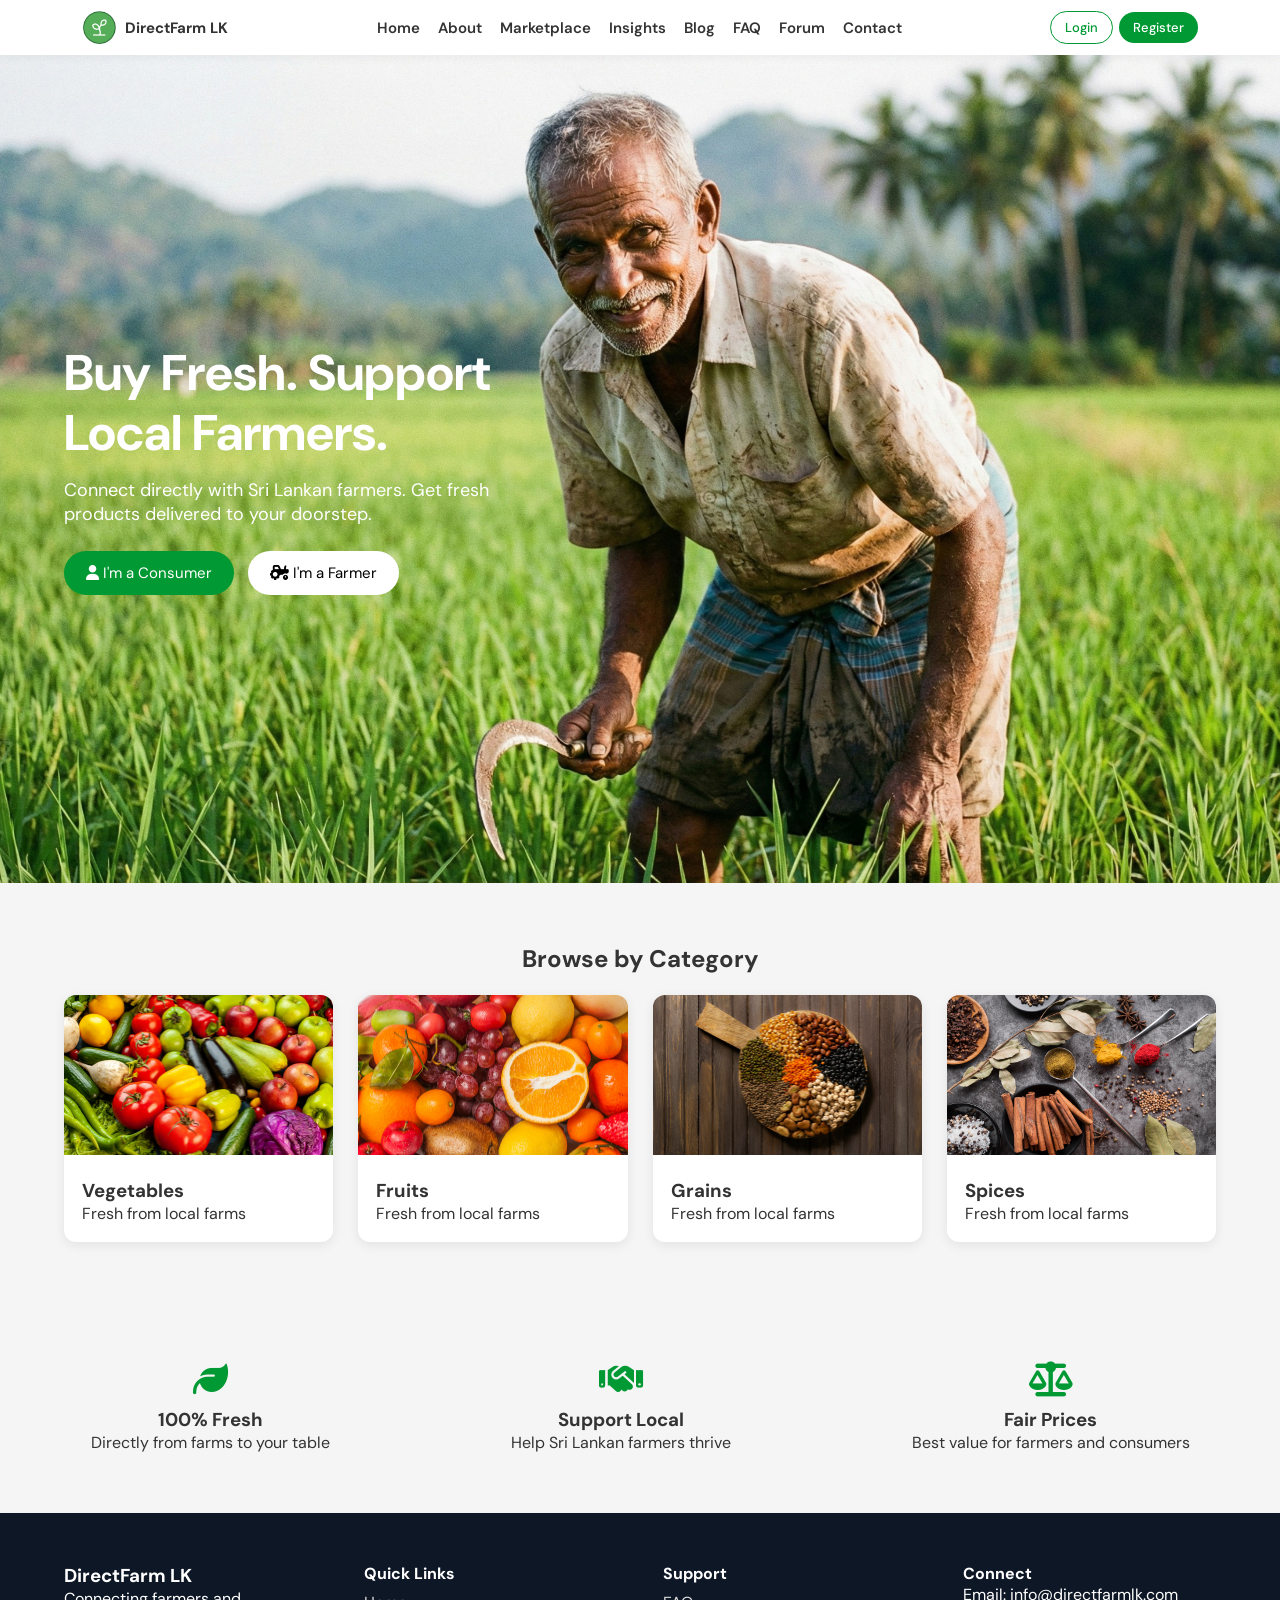
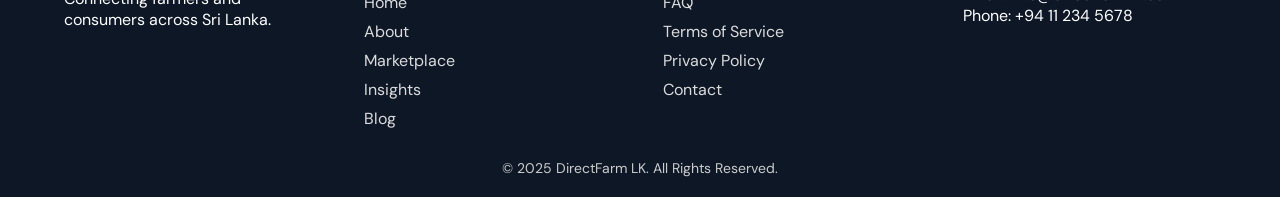
<file: home.html>
<!DOCTYPE html>
<html lang="en">
<head>
    <meta charset="UTF-8" />
    <meta name="viewport" content="width=device-width, initial-scale=1.0" />
    <title>DirectFarm LK</title>
    <link rel="stylesheet" href="style.css" />
    <link rel="stylesheet" href="https://cdnjs.cloudflare.com/ajax/libs/font-awesome/6.5.0/css/all.min.css">
</head>
<body>

<!-- NAVBAR -->
<header class="navbar">
    <div class="container nav-content">
        <div class="logo">
            <img src="DirectFarm logo.png" alt="logo">
            <h2>DirectFarm LK</h2>
        </div>

        <nav>
            <a href="home.html">Home</a>
            <a href="about.html">About</a>
            <a href="marketplace.html">Marketplace</a>
            <a href="#">Insights</a>
            <a href="#">Blog</a>
            <a href="#">FAQ</a>
            <a href="#">Forum</a>
            <a href="#">Contact</a>
        </nav>

        <div class="nav-buttons">
            <button class="login-btn">Login</button>
            <button class="register-btn">Register</button>
        </div>
    </div>
</header>

<!-- HERO SECTION -->
<section class="hero">
    <div class="hero-content">
       
        <h1>Buy Fresh. Support Local Farmers.</h1>
        <p>Connect directly with Sri Lankan farmers. Get fresh products delivered to your doorstep.</p>

        <div class="hero-buttons">
            <button class="consumer-btn"><i class="fa-solid fa-user"></i> I'm a Consumer</button>
            <button class="farmer-btn"><i class="fa-solid fa-tractor"></i> I'm a Farmer</button>
        </div>
    </div>
</section>

<!-- CATEGORY SECTION -->
<section class="categories">
    <h2>Browse by Category</h2>
<br>
    <div class="category-grid">

        <div class="category-card">
          
          <a href="marketplace.html"> <img src="front-view-vegetable.jpg" alt="Vegetables"></a> 
            <div class="card-content">
                <h3>Vegetables</h3>
                <p>Fresh from local farms</p>
            </div>
        </div>

        <div class="category-card">

        
           <a href="marketplace.html"> <img src="colorful-fruit.jpg" alt="Fruits"></a>
            <div class="card-content">
                <h3>Fruits</h3>
                <p>Fresh from local farms</p>
            </div>
        </div>

        <div class="category-card">
            <a href="marketplace.html"><img src="grains.jpg" alt="Grains"></a>
            <div class="card-content">
                <h3>Grains</h3>
                <p>Fresh from local farms</p>
            </div>
        </div>

        <div class="category-card">
            <a href="marketplace.html"><img src="various-spices-stucco-background.jpg" alt="Spices"></a>
            <div class="card-content">
                <h3>Spices</h3>
                <p>Fresh from local farms</p>
            </div>
        </div>

    </div>
</section>

<!-- ICON FEATURES -->
<section class="features">
    <div class="feature">
        <i class="fa-solid fa-leaf"></i>
        <h3>100% Fresh</h3>
        <p>Directly from farms to your table</p>
    </div>

    <div class="feature">
        <i class="fa-solid fa-handshake"></i>
        <h3>Support Local</h3>
        <p>Help Sri Lankan farmers thrive</p>
    </div>

    <div class="feature">
        <i class="fa-solid fa-scale-balanced"></i>
        <h3>Fair Prices</h3>
        <p>Best value for farmers and consumers</p>
    </div>
</section>

<!-- FOOTER -->
<footer class="footer">
    <div class="footer-container">

        <div class="footer-section">
            <h3>DirectFarm LK</h3>
            <p>Connecting farmers and consumers across Sri Lanka.</p>
        </div>

        <div class="footer-section">
            <h4>Quick Links</h4>
            <a href="home.html">Home</a>
            <a href="about.html">About</a>
            <a href="marketplace.html">Marketplace</a>
            <a href="#">Insights</a>
            <a href="#">Blog</a>
        </div>

        <div class="footer-section">
            <h4>Support</h4>
            <a href="#">FAQ</a>
            <a href="#">Terms of Service</a>
            <a href="#">Privacy Policy</a>
            <a href="#">Contact</a>
        </div>

        <div class="footer-section">
            <h4>Connect</h4>
            <p>Email: info@directfarmlk.com</p>
            <p>Phone: +94 11 234 5678</p>
        </div>

    </div>

    <p class="footer-bottom">© 2025 DirectFarm LK. All Rights Reserved.</p>
</footer>

</body>
</html>
</file>
<file: style.css>
/* ============================================================
   DirectFarm LK - Master Stylesheet v5
   ============================================================ */

@import url('https://fonts.googleapis.com/css2?family=DM+Sans:wght@400;500;600;700;800&family=Poppins:wght@400;500;600;700;800&display=swap');

/* ── RESET ── */
* { margin:0; padding:0; box-sizing:border-box; font-family:"DM Sans","Poppins",sans-serif; }
body { background:#f5f5f5; color:#333; }
.container { width:90%; margin:auto; }

/* ============================================================
   NAVBAR
   ============================================================ */
.navbar { background:#fff; padding:10px 20px; box-shadow:0 2px 10px rgba(0,0,0,0.05); position:sticky; top:0; z-index:1000; }
.nav-content { display:flex; justify-content:space-between; align-items:center; flex-wrap:nowrap; gap:10px; }
.logo { display:flex; align-items:center; gap:8px; flex-shrink:0; }
.logo h2 { font-size:15px; white-space:nowrap; }
.logo img { width:35px; }
nav > a { margin:0 7px; text-decoration:none; color:#333; font-weight:600; font-size:15px; white-space:nowrap; }
nav > a:hover { color:#009933; }
.nav-buttons { display:flex; align-items:center; gap:6px; flex-shrink:0; flex-wrap:nowrap; white-space:nowrap; }
.nav-buttons button { padding:7px 14px; border-radius:20px; cursor:pointer; border:none; font-weight:500; font-size:13px; white-space:nowrap; }
.nav-buttons a { text-decoration:none !important; margin:0 !important; }
.nav-username { font-size:13px; font-weight:600; color:#333; white-space:nowrap; }
.login-btn { background:transparent; border:1px solid #009933 !important; color:#009933; }
.register-btn { background:#009933; color:white; }
.nav-dashboard-btn { font-size:13px !important; font-weight:600 !important; padding:7px 18px !important; border-radius:20px !important; border:2px solid #009933 !important; color:#009933 !important; background:white !important; white-space:nowrap !important; display:inline-block !important; }
.nav-dashboard-btn:hover { background:#009933 !important; color:white !important; }
.nav-cart-btn { text-decoration:none; font-size:13px; font-weight:600; padding:7px 16px; border-radius:20px; background:#009933; color:white; white-space:nowrap; }
.nav-cart-btn:hover { background:#007a29; }
.nav-logout-btn { font-size:13px; font-weight:500; cursor:pointer; padding:7px 14px; border-radius:20px; background:#e74c3c !important; color:white !important; border:1px solid #e74c3c !important; white-space:nowrap; }
.nav-logout-btn:hover { background:#c0392b !important; border-color:#c0392b !important; }

/* ============================================================
   AUTH MODAL
   ============================================================ */
.modal-overlay { position:fixed; top:0; left:0; width:100%; height:100%; background:rgba(0,0,0,0.8); display:none; justify-content:center; align-items:center; z-index:2000; backdrop-filter:blur(4px); }
.modal-box { background:#fff; padding:45px; border-radius:20px; width:450px; position:relative; animation:modalSlide 0.4s ease-out; }
@keyframes modalSlide { from{opacity:0;transform:scale(0.9)} to{opacity:1;transform:scale(1)} }
.close-modal { position:absolute; top:25px; right:30px; font-size:32px; cursor:pointer; color:#ccc; transition:0.2s; }
.close-modal:hover { color:#ff4d4d; }
.modal-box h2 { font-size:1.7rem; margin-bottom:8px; }
.modal-subtitle { color:#777; font-size:0.95rem; margin-bottom:30px; }
.auth-toggle { display:flex; background:#f4f4f4; border-radius:35px; margin-bottom:30px; padding:6px; }
.auth-toggle button { flex:1; border:none; padding:14px; border-radius:30px; cursor:pointer; background:transparent; font-weight:600; color:#777; transition:0.3s; }
.auth-toggle button.active { background:#fff; color:#222; box-shadow:0 4px 12px rgba(0,0,0,0.08); }
.input-group { margin-bottom:22px; }
.input-group label { display:block; font-weight:600; font-size:0.9rem; margin-bottom:10px; color:#444; }
.input-group input { width:100%; padding:14px 18px; border:1.5px solid #eee; border-radius:12px; background:#fafafa; font-size:1rem; transition:0.3s; }
.input-group input:focus { outline:none; border-color:#009933; background:#fff; }
.role-selection { margin-bottom:30px; padding:20px; background:#f8faf8; border-radius:12px; border:1px solid #eef2ee; }
.role-selection p { font-weight:600; font-size:0.9rem; margin-bottom:15px; color:#444; }
.role-selection label { margin-right:25px; cursor:pointer; font-size:1rem; display:inline-flex; align-items:center; gap:8px; }
.role-selection input[type="radio"] { accent-color:#009933; width:18px; height:18px; }
.submit-btn { width:100%; padding:16px; background:#009933; color:white; border:none; border-radius:12px; font-weight:700; cursor:pointer; font-size:1.1rem; transition:0.3s; }
.submit-btn:hover { background:#00a846; transform:translateY(-2px); box-shadow:0 6px 20px rgba(0,200,83,0.3); }

/* ============================================================
   HERO
   ============================================================ */
.hero { min-height:92vh; background:url('farmer.jpeg') no-repeat center/cover; display:flex; align-items:center; padding-left:5%; position:relative; overflow:hidden; }
.hero-content { max-width:500px; color:white; position:relative; z-index:3; }
.hero h1 { font-size:50px; font-weight:700; line-height:1.2; }
.hero p { font-size:18px; margin-top:15px; margin-bottom:25px; }
.hero-buttons button { padding:12px 22px; border-radius:25px; border:none; cursor:pointer; font-size:15px; margin-right:10px; }
.consumer-btn { background:#009933; color:white; }
.farmer-btn { background:#fff; }

/* ============================================================
   SHARED BUTTONS
   ============================================================ */
.btn-primary { background:#009933; color:white; padding:15px 32px; border-radius:50px; border:none; font-size:15px; font-weight:600; cursor:pointer; display:inline-flex; align-items:center; gap:9px; text-decoration:none; transition:0.2s; }
.btn-primary:hover { background:#00b33c; transform:translateY(-2px); }
.btn-secondary { background:rgba(255,255,255,0.1); color:white; padding:15px 32px; border-radius:50px; border:1.5px solid rgba(255,255,255,0.3); font-size:15px; font-weight:600; cursor:pointer; display:inline-flex; align-items:center; gap:9px; text-decoration:none; transition:0.2s; }
.btn-secondary:hover { background:rgba(255,255,255,0.18); }
.btn-outline { display:inline-block; border:2px solid #009933; color:#009933; padding:12px 30px; border-radius:30px; text-decoration:none; font-weight:700; font-size:15px; transition:.2s; }
.btn-outline:hover { background:#009933; color:white; }
.btn-email { background:#56ad58; color:white; padding:10px 25px; border-radius:25px; text-decoration:none; }
.btn-call { border:1px solid #56ad58; color:#56ad58; padding:10px 25px; border-radius:25px; text-decoration:none; }

/* ============================================================
   FOOTER
   ============================================================ */
.footer { background:#0e1726; color:white; padding:50px 0 20px; }
.footer-container { width:90%; margin:auto; display:flex; justify-content:space-between; }
.footer-section { width:22%; }
.footer-section a { display:block; color:#dcdcdc; text-decoration:none; margin-top:8px; }
.footer-section a:hover { color:#009933; }
.footer-bottom { text-align:center; margin-top:30px; color:#ccc; font-size:14px; }

/* ============================================================
   CATEGORY SECTION
   ============================================================ */
.categories { padding:60px 0; text-align:center; }
.category-grid { display:grid; grid-template-columns:repeat(4,1fr); gap:25px; width:90%; margin:auto; }
.category-card { background:white; border-radius:12px; overflow:hidden; box-shadow:0 3px 12px rgba(0,0,0,0.08); position:relative; }
.category-card img { width:100%; height:160px; object-fit:cover; }
.card-content { padding:18px; text-align:left; }

/* ============================================================
   FEATURES
   ============================================================ */
.features { display:flex; justify-content:space-around; padding:60px 0; }
.feature { text-align:center; }
.feature i { font-size:35px; color:#009933; margin-bottom:10px; }

/* ============================================================
   MARKETPLACE
   ============================================================ */
.marketplace-header { background:linear-gradient(135deg,#0e1726 0%,#1a3a2a 60%,#009933 100%); color:white; padding:40px 80px; text-align:center; }
.marketplace-header h2 { font-size:32px; font-weight:800; margin-bottom:8px; }
.marketplace-header p { font-size:15px; color:#cce8cc; }
.filter-container { margin:-28px 80px 30px; position:relative; z-index:10; }
.product-filter { background:white; border-radius:16px; box-shadow:0 8px 30px rgba(0,0,0,0.12); overflow:hidden; display:flex !important; align-items:center !important; flex-wrap:nowrap !important; }
.search-box { position:relative; flex:1; }
.search-box input { width:100%; padding:16px 18px 16px 44px; border:none; border-radius:16px 0 0 16px; outline:none; font-size:15px; background:white; color:#333; border-right:1px solid #eee; }
.search-icon { position:absolute; top:50%; left:16px; transform:translateY(-50%); font-size:16px; color:#009933; }
.filter-divider { width:1px; height:30px; background:#e0e0e0; flex-shrink:0; }
.filter-group { display:flex; align-items:center; background:white; padding:0 6px 0 14px; border-right:1px solid #eee; gap:6px; }
.filter-icon { color:#009933; font-size:14px; }
.filter-dropdown { padding:16px 10px; border:none; outline:none; font-size:14px; background:white; cursor:pointer; color:#444; min-width:140px; }
.filter-search-btn { padding:16px 28px; background:#009933; color:white; border:none; border-radius:0 16px 16px 0; font-size:15px; font-weight:700; cursor:pointer; white-space:nowrap; transition:.2s; display:flex; align-items:center; gap:8px; }
.filter-search-btn:hover { background:#007a29; }
.filter-clear-btn { margin-left:14px; color:#e74c3c; font-size:13px; font-weight:600; text-decoration:none; white-space:nowrap; }
.product-grid { display:grid; grid-template-columns:repeat(3,1fr); gap:25px; width:90%; margin:auto; }
.product-card { background:white; border-radius:12px; overflow:hidden; box-shadow:0 4px 15px rgba(0,0,0,0.1); transition:0.2s; }
.product-card:hover { transform:translateY(-5px); }
.prod-img { width:100%; height:170px; object-fit:cover; }
.prod-info { padding:15px; }
.prod-info h3 { font-size:18px; margin-bottom:6px; color:#333; }
.farmer, .location { font-size:14px; color:#666; margin-bottom:3px; }
.price-tag { background:#f9a814; padding:6px 12px; border-radius:40px; display:inline-block; margin-top:5px; font-weight:bold; color:white; }
.details-btn { display:block; text-align:center; background:#009933; color:white; margin-top:15px; padding:10px 0; border-radius:40px; text-decoration:none; font-size:15px; transition:0.2s; }
.details-btn:hover { background:#007a29; }

/* ============================================================
   PRODUCT DETAILS
   ============================================================ */
.back-link { display:inline-block; margin:20px 40px; font-size:16px; text-decoration:none; color:#333; font-weight:bold; }
.product-details-container { display:flex; width:85%; margin:40px auto; background:white; border-radius:12px; padding:30px; gap:40px; box-shadow:0 4px 12px rgba(0,0,0,0.1); }
.product-image img { width:380px; height:300px; border-radius:12px; }
.product-info { flex:1; }
.product-title { margin:0; font-size:32px; color:#333; }
.product-description { color:#555; line-height:1.6; }
.highlight { color:green; font-weight:bold; margin:6px 0; }
.quantity-box { display:flex; align-items:center; margin:15px 0; }
.qty-btn { width:35px; height:35px; border:none; background:#ddd; cursor:pointer; font-size:20px; border-radius:50%; }
#qty { width:50px; text-align:center; font-size:18px; margin:0 10px; }
.total { font-size:18px; margin-top:10px; color:#333; }
.add-cart-btn { background:#009933; color:white; padding:12px 20px; border-radius:10px; border:none; cursor:pointer; font-size:16px; margin-right:10px; }
.contact-btn { background:#3498db; color:white; padding:12px 20px; border-radius:8px; border:none; cursor:pointer; font-size:16px; }
.farmer-section { width:85%; margin:30px auto; }
.farmer-box { background:white; padding:20px; border-radius:12px; box-shadow:0 4px 12px rgba(0,0,0,0.1); }
.reviews-section { width:85%; margin:30px auto; }
.review-card { background:white; padding:15px; border-radius:10px; margin:10px 0; box-shadow:0 4px 10px rgba(0,0,0,0.08); }
.fa-star { color:gold; }
.review-section { width:80%; margin:40px auto; background:white; padding:25px; border-radius:12px; box-shadow:0 4px 12px rgba(0,0,0,0.1); }
.review-section h2 { margin-bottom:15px; color:#444; }
.star-rating { display:flex; font-size:26px; cursor:pointer; gap:5px; margin-bottom:10px; }
.star { color:#ddd; }
.star.selected { color:gold; }
.review-input { width:100%; height:100px; padding:10px; font-size:15px; border:1px solid #ccc; border-radius:6px; resize:vertical; }
.submit-review-btn { margin-top:10px; background:#27ae60; color:white; padding:10px 18px; border-radius:6px; border:none; cursor:pointer; font-size:15px; }
.popup { position:fixed; top:0; left:0; width:100%; height:100%; background:rgba(0,0,0,0.55); display:none; align-items:center; justify-content:center; }
.popup-box { background:white; padding:20px 25px; border-radius:12px; text-align:center; width:270px; }
.popup-btn { margin-top:10px; background:#2ecc71; color:white; border:none; padding:10px 18px; border-radius:8px; cursor:pointer; }

/* ============================================================
   ABOUT PAGE
   ============================================================ */
.about-hero { background:linear-gradient(135deg,#0e1726 0%,#1a3a2a 60%,#009933 100%); color:white; padding:70px 5%; text-align:center; }
.about-hero h1 { font-size:38px; font-weight:800; margin-bottom:14px; }
.about-hero p { color:#cce8cc; font-size:16px; max-width:600px; margin:0 auto; line-height:1.7; }
.stats-bar { background:#009933; display:flex; justify-content:space-around; flex-wrap:wrap; padding:28px 5%; gap:20px; }
.stat-item { text-align:center; color:white; }
.stat-num { font-size:36px; font-weight:800; }
.stat-lbl { font-size:13px; opacity:.85; margin-top:4px; }
.about-body { max-width:1100px; margin:0 auto; padding:60px 20px; }
.about-mission { display:grid; grid-template-columns:1fr 1fr; gap:50px; align-items:center; margin-bottom:70px; }
.about-mission h2 { font-size:28px; font-weight:800; color:#1a2e1a; margin-bottom:16px; }
.about-mission p { font-size:15px; color:#555; line-height:1.8; margin-bottom:14px; }
.values-section { margin-bottom:70px; }
.values-section h2 { font-size:26px; font-weight:800; color:#1a2e1a; text-align:center; margin-bottom:8px; }
.values-section .sub { text-align:center; color:#888; margin-bottom:36px; font-size:15px; }
.values-grid { display:grid; grid-template-columns:repeat(auto-fill,minmax(240px,1fr)); gap:22px; }
.value-card { background:white; border-radius:16px; padding:28px 24px; box-shadow:0 4px 16px rgba(0,0,0,.07); text-align:center; transition:.25s; border-top:4px solid #009933; }
.value-card:hover { transform:translateY(-6px); box-shadow:0 12px 28px rgba(0,0,0,.12); }
.value-card .icon { font-size:40px; margin-bottom:14px; }
.value-card h3 { font-size:16px; font-weight:700; color:#1a2e1a; margin-bottom:10px; }
.value-card p { font-size:13px; color:#666; line-height:1.6; }
.team-section { margin-bottom:70px; }
.team-section h2 { font-size:26px; font-weight:800; color:#1a2e1a; text-align:center; margin-bottom:8px; }
.team-section .sub { text-align:center; color:#888; margin-bottom:36px; font-size:15px; }
.roles-grid { display:grid; grid-template-columns:1fr 1fr; gap:22px; }
.role-card { border-radius:16px; padding:30px 28px; display:flex; gap:20px; align-items:flex-start; }
.role-card.farmer { background:linear-gradient(135deg,#e8f5e9,#f0faf0); border:2px solid #009933; }
.role-card.consumer { background:linear-gradient(135deg,#e3f2fd,#f0f7ff); border:2px solid #1565c0; }
.role-card .role-icon { font-size:48px; flex-shrink:0; }
.role-card h3 { font-size:18px; font-weight:700; color:#1a2e1a; margin-bottom:10px; }
.role-card ul { list-style:none; padding:0; margin:0; }
.role-card ul li { font-size:13px; color:#555; padding:5px 0; border-bottom:1px solid rgba(0,0,0,.06); }
.role-card ul li:last-child { border:none; }
.role-card ul li::before { content:'✓ '; color:#009933; font-weight:700; }
.cta-box { background:linear-gradient(135deg,#0e1726,#1a3a2a,#009933); border-radius:20px; padding:50px; text-align:center; color:white; }
.cta-box h2 { font-size:28px; font-weight:800; margin-bottom:12px; }
.cta-box p { color:#cce8cc; margin-bottom:28px; font-size:15px; }
.cta-btns { display:flex; gap:16px; justify-content:center; flex-wrap:wrap; }
.cta-btn-primary { background:white; color:#009933; padding:14px 32px; border-radius:30px; font-weight:700; text-decoration:none; font-size:15px; }
.cta-btn-secondary { border:2px solid white; color:white; padding:14px 32px; border-radius:30px; font-weight:700; text-decoration:none; font-size:15px; }

/* ============================================================
   CONTACT PAGE
   ============================================================ */
.contact-hero { background:linear-gradient(135deg,#0e1726 0%,#1a3a2a 60%,#009933 100%); color:white; padding:70px 5%; text-align:center; }
.contact-hero h1 { font-size:38px; font-weight:800; margin-bottom:14px; }
.contact-hero p { color:#cce8cc; font-size:16px; max-width:540px; margin:0 auto; }
.contact-body { max-width:1100px; margin:0 auto; padding:60px 20px; display:grid; grid-template-columns:1fr 1.4fr; gap:40px; align-items:start; }
.contact-info h2 { font-size:22px; font-weight:800; color:#1a2e1a; margin-bottom:8px; }
.contact-info p { font-size:14px; color:#666; line-height:1.7; margin-bottom:28px; }
.info-card { background:white; border-radius:14px; padding:22px; box-shadow:0 4px 16px rgba(0,0,0,.07); margin-bottom:16px; display:flex; gap:18px; align-items:center; }
.info-icon { width:48px; height:48px; border-radius:12px; background:linear-gradient(135deg,#1a3a2a,#009933); display:flex; align-items:center; justify-content:center; color:white; font-size:18px; flex-shrink:0; }
.info-card h4 { font-size:14px; font-weight:700; color:#222; margin-bottom:4px; }
.info-card p { font-size:13px; color:#888; margin:0; }
.contact-form-box { background:white; border-radius:20px; padding:36px; box-shadow:0 6px 24px rgba(0,0,0,.09); }
.contact-form-box h2 { font-size:20px; font-weight:800; color:#1a2e1a; margin-bottom:6px; }
.contact-form-box .sub { font-size:14px; color:#888; margin-bottom:24px; }
.cf-row { display:grid; grid-template-columns:1fr 1fr; gap:16px; }
.cf-group { margin-bottom:18px; }
.cf-group label { display:block; font-size:13px; font-weight:600; color:#555; margin-bottom:7px; }
.cf-group input, .cf-group textarea, .cf-group select { width:100%; padding:13px 16px; border:1.5px solid #eee; border-radius:12px; font-size:14px; background:#fafafa; font-family:inherit; box-sizing:border-box; transition:.2s; }
.cf-group input:focus, .cf-group textarea:focus { outline:none; border-color:#009933; background:white; }
.cf-group textarea { min-height:130px; resize:vertical; }
.cf-submit { width:100%; padding:15px; background:linear-gradient(135deg,#1a3a2a,#009933); color:white; border:none; border-radius:12px; font-size:16px; font-weight:700; cursor:pointer; transition:.2s; }
.cf-submit:hover { opacity:.9; transform:translateY(-1px); }
.success-msg { background:#e8f5e9; color:#2e7d32; padding:14px 18px; border-radius:12px; margin-bottom:20px; font-weight:600; font-size:14px; border-left:4px solid #009933; }

/* ============================================================
   FAQ PAGE
   ============================================================ */
.faq-hero-banner { background:linear-gradient(135deg,#0e1726 0%,#1a3a2a 60%,#009933 100%); color:white; text-align:center; padding:60px 20px; }
.faq-hero-banner h1 { font-size:32px; margin-bottom:10px; font-weight:700; }
.faq-container { max-width:800px; margin:-40px auto 40px; background:white; padding:30px; border-radius:12px; box-shadow:0 10px 30px rgba(0,0,0,0.08); }
.faq-item { border-bottom:1px solid #E5E7EB; }
.faq-item:last-child { border-bottom:none; }
summary { display:flex; justify-content:space-between; align-items:center; padding:18px 0; cursor:pointer; font-weight:600; font-size:14px; list-style:none; }
summary::after { content:'⌄'; font-size:20px; color:#666; }
details[open] summary::after { content:'⌃'; }
.faq-answer { padding-bottom:15px; color:#666; font-size:14px; }
.support-cta { background:#F1F8F1; max-width:800px; margin:0 auto 60px; padding:30px; text-align:center; border-radius:12px; }
.support-cta h3 { margin-bottom:10px; font-size:18px; }
.support-cta p { color:#666; font-size:14px; margin-bottom:20px; }

/* ============================================================
   FARMER REGISTER PAGE
   ============================================================ */
.reg-page { background:#f0f7f0; min-height:100vh; padding:50px 20px; }
.reg-wrap { max-width:780px; margin:auto; }
.reg-hero { text-align:center; margin-bottom:35px; }
.reg-hero h1 { font-size:30px; color:#1a5c2a; margin-bottom:8px; }
.reg-hero p { color:#666; font-size:15px; }
.reg-card { background:white; border-radius:18px; padding:40px; box-shadow:0 6px 24px rgba(0,0,0,0.09); }
.section-label { font-size:12px; font-weight:700; color:#56ad58; text-transform:uppercase; letter-spacing:1px; margin:28px 0 16px; border-left:4px solid #56ad58; padding-left:10px; }
.form-grid { display:grid; grid-template-columns:1fr 1fr; gap:18px; }
.fg { display:flex; flex-direction:column; gap:6px; margin-bottom:0; }
.fg.full { grid-column:1/-1; }
.fg label { font-size:13px; font-weight:600; color:#444; }
.fg label span { color:#e74c3c; }
.fg input, .fg select, .fg textarea { padding:12px 14px; border:1.5px solid #e8e8e8; border-radius:10px; font-size:14px; background:#fafafa; transition:.2s; font-family:inherit; }
.fg input:focus, .fg select:focus, .fg textarea:focus { outline:none; border-color:#56ad58; background:#fff; }
.pw-wrap { position:relative; }
.pw-wrap input { width:100%; padding-right:42px; }
.pw-eye { position:absolute; right:13px; top:50%; transform:translateY(-50%); cursor:pointer; color:#aaa; }
.pw-eye:hover { color:#56ad58; }
.submit-reg { width:100%; background:#56ad58; color:white; padding:15px; border:none; border-radius:12px; font-size:17px; font-weight:700; cursor:pointer; margin-top:28px; transition:.2s; }
.submit-reg:hover { background:#3f8e44; transform:translateY(-2px); }
.badge-info { background:#e8f5e9; color:#2e7d32; padding:12px 16px; border-radius:10px; font-size:13px; margin-bottom:20px; }
.login-link { text-align:center; margin-top:22px; font-size:14px; color:#666; }
.login-link a { color:#56ad58; font-weight:600; text-decoration:none; }

/* ============================================================
   CHANGE PASSWORD PAGE
   ============================================================ */
.pw-wrap-page { max-width:480px; margin:60px auto; padding:0 20px; }
.pw-card { background:white; border-radius:16px; padding:38px; box-shadow:0 4px 20px rgba(0,0,0,0.09); }
.pw-card h2 { font-size:22px; margin-bottom:6px; color:#222; }
.pw-card p.sub { color:#888; font-size:14px; margin-bottom:28px; }
.pw-input-wrap { position:relative; }
.pw-input-wrap input { width:100%; padding:12px 42px 12px 14px; border:1.5px solid #eee; border-radius:10px; font-size:15px; background:#fafafa; transition:.2s; }
.pw-input-wrap input:focus { outline:none; border-color:#56ad58; background:#fff; }
.pw-toggle { position:absolute; right:13px; top:50%; transform:translateY(-50%); cursor:pointer; color:#aaa; font-size:15px; }
.pw-toggle:hover { color:#56ad58; }
.strength-bar { height:5px; border-radius:3px; margin-top:8px; background:#eee; overflow:hidden; }
.strength-fill { height:100%; border-radius:3px; transition:.4s; width:0; }
.strength-label { font-size:12px; margin-top:4px; font-weight:600; }
.requirements { background:#f8f9fa; border-radius:10px; padding:14px 16px; margin-bottom:22px; }
.requirements p { font-size:13px; color:#666; margin-bottom:6px; font-weight:600; }
.req { font-size:13px; color:#aaa; margin:4px 0; display:flex; align-items:center; gap:7px; }
.req.met { color:#27ae60; }
.req i { width:14px; }
.submit-pw { width:100%; background:#56ad58; color:white; padding:14px; border:none; border-radius:12px; font-size:16px; font-weight:700; cursor:pointer; transition:.2s; }
.submit-pw:hover { background:#3f8e44; }

/* ============================================================
   CHECKOUT PAGE
   ============================================================ */
.page-title { margin:30px 60px; font-size:20px; font-weight:600; }
.checkout-container { max-width:1200px; margin:0 auto 50px; display:flex; gap:30px; }
.checkout-left { flex:2; }
.checkout-right { flex:1; }
.card { background:#fff; padding:25px; border-radius:14px; margin-bottom:25px; box-shadow:0 2px 6px rgba(0,0,0,0.06); }
.card h3 { margin-top:0; font-size:18px; }
label { font-size:14px; margin-bottom:6px; display:block; }
input, textarea { width:100%; padding:12px; border-radius:8px; border:1px solid #ddd; margin-bottom:18px; font-size:14px; background:#f7f7f7; }
textarea { resize:none; height:70px; }
.two-col { display:grid; grid-template-columns:1fr 1fr; gap:20px; }
.payment-box { border:1px solid #ddd; padding:14px; border-radius:10px; margin-bottom:12px; }
.payment-box label { display:flex; align-items:center; gap:10px; font-weight:500; }
.summary-item { display:flex; justify-content:space-between; margin:10px 0; font-size:15px; }
.summary-total { font-weight:bold; font-size:17px; }
.place-order { margin-top:20px; width:100%; background:#4caf50; border:none; color:#fff; padding:14px; font-size:16px; border-radius:25px; cursor:pointer; }

/* ============================================================
   SHARED ALERTS & BADGES
   ============================================================ */
.alert { padding:13px 18px; border-radius:10px; margin-bottom:20px; font-size:14px; font-weight:500; }
.alert-success { background:#e0ffe8; color:#27ae60; }
.alert-error { background:#ffe0e0; color:#c0392b; }
.badge { padding:4px 12px; border-radius:20px; font-size:11px; font-weight:700; }
.badge-pending    { background:#fff3cd; color:#856404; }
.badge-confirmed  { background:#cfe2ff; color:#084298; }
.badge-processing { background:#ffe5d0; color:#8a4a00; }
.badge-shipped    { background:#d1ecf1; color:#0c5460; }
.badge-delivered  { background:#d1e7dd; color:#0a3622; }
.badge-cancelled  { background:#f8d7da; color:#842029; }
.badge-verified   { background:#d1e7dd; color:#0a3622; }
.badge-unverified { background:#fff3cd; color:#856404; }
.badge-active     { background:#d1e7dd; color:#0a3622; }
.badge-hidden     { background:#f8d7da; color:#842029; }
.badge-unread     { background:#ffe0e0; color:#c0392b; }
.badge-read       { background:#f0f0f0; color:#888; }

/* ============================================================
   CONSUMER DASHBOARD
   ============================================================ */
.dash-layout { display:flex; min-height:calc(100vh - 65px); }
.dash-main { flex:1; padding:32px; overflow-x:hidden; }
.dash-topbar { background:linear-gradient(135deg,#0e1726 0%,#1a3a2a 60%,rgba(0,153,51,0.3) 100%); border-radius:20px; padding:28px 32px; margin-bottom:28px; display:flex; align-items:center; justify-content:space-between; position:relative; overflow:hidden; }
.dash-topbar h2 { font-size:26px; color:white; font-weight:700; margin-bottom:4px; }
.dash-topbar p { color:rgba(255,255,255,0.55); font-size:14px; margin:0; }
.stat-grid { display:grid; grid-template-columns:repeat(4,1fr); gap:18px; margin-bottom:28px; }
.stat-card { background:white; border-radius:16px; padding:22px 20px; box-shadow:0 2px 12px rgba(0,0,0,0.05); border:1.5px solid #eef2ee; transition:transform 0.2s,box-shadow 0.2s; }
.stat-card:hover { transform:translateY(-4px); box-shadow:0 8px 28px rgba(0,0,0,0.09); }
.stat-icon { width:44px; height:44px; border-radius:12px; display:flex; align-items:center; justify-content:center; font-size:18px; margin-bottom:14px; }
.stat-icon.green  { background:#e8f5e9; }
.stat-icon.blue   { background:#e3f2fd; }
.stat-icon.orange { background:#fff3e0; }
.stat-icon.purple { background:#f3e5f5; }
.panel { background:white; border-radius:16px; padding:28px; box-shadow:0 2px 12px rgba(0,0,0,0.05); margin-bottom:24px; border:1.5px solid #eef2ee; }
.panel-head { display:flex; justify-content:space-between; align-items:center; margin-bottom:20px; }
.panel-head h3 { font-size:16px; font-weight:700; color:#1a2e1a; }
.panel-body { overflow-x:auto; }
.dash-table { width:100%; border-collapse:collapse; }
.dash-table thead th { background:#f8faf8; padding:12px 16px; text-align:left; font-size:11px; color:#888; font-weight:700; text-transform:uppercase; letter-spacing:.8px; border-bottom:2px solid #eef2ee; }
.dash-table tbody td { padding:14px 16px; font-size:13px; border-bottom:1px solid #f5f5f5; vertical-align:middle; }
.view-link { color:#009933; font-size:13px; font-weight:600; text-decoration:none; }
.view-link:hover { text-decoration:underline; }
.msg-item { display:flex; gap:14px; padding:16px 0; border-bottom:1px solid #f5f5f5; }
.msg-avatar { width:40px; height:40px; border-radius:50%; background:linear-gradient(135deg,#009933,#006622); display:flex; align-items:center; justify-content:center; color:white; font-weight:700; font-size:15px; flex-shrink:0; }
.msg-name { font-weight:600; font-size:14px; color:#1a2e1a; margin-bottom:4px; }
.msg-text { font-size:13px; color:#555; line-height:1.6; }
.msg-time { font-size:11px; color:#aaa; margin-top:4px; }
.profile-wrap { max-width:640px; }
.form-row2 { display:grid; grid-template-columns:1fr 1fr; gap:18px; margin-bottom:18px; }
.save-btn { background:#009933; color:white; padding:13px 32px; border:none; border-radius:12px; font-size:15px; font-weight:700; cursor:pointer; transition:.2s; }
.save-btn:hover { background:#007a29; transform:translateY(-1px); }
.empty-panel { text-align:center; padding:50px 20px; color:#aaa; }
.empty-panel .e-icon { font-size:48px; display:block; margin-bottom:14px; }
.empty-panel p { font-size:15px; margin-bottom:12px; }
.empty-panel a { color:#009933; font-weight:600; text-decoration:none; }

/* ============================================================
   ADMIN DASHBOARD
   ============================================================ */
.admin-layout { display:flex; min-height:90vh; }
.sidebar { width:240px; background:#0e1726; color:white; padding:25px 0; flex-shrink:0; position:sticky; top:0; height:100vh; overflow-y:auto; }
.sidebar .brand { padding:0 22px 22px; border-bottom:1px solid #1c2e42; margin-bottom:12px; }
.sidebar .brand h3 { font-size:15px; color:#56ad58; }
.sidebar .brand p { font-size:11px; color:#aaa; margin-top:2px; }
.sidebar a { display:flex; align-items:center; gap:11px; padding:12px 22px; color:#bbb; text-decoration:none; font-size:13px; transition:.2s; }
.sidebar a:hover, .sidebar a.active { background:#56ad58; color:white; }
.sidebar a i { width:16px; }
.sidebar .sep { padding:10px 22px 6px; font-size:10px; color:#556; text-transform:uppercase; letter-spacing:1px; }
.main { flex:1; padding:28px; overflow-x:hidden; }
.page-header { margin-bottom:24px; }
.page-header h2 { font-size:22px; color:#222; margin-bottom:4px; }
.page-header p { color:#888; font-size:13px; }
.stat-row { display:grid; grid-template-columns:repeat(4,1fr); gap:16px; margin-bottom:24px; }
.stat-box { background:white; border-radius:12px; padding:20px; box-shadow:0 2px 8px rgba(0,0,0,.06); display:flex; align-items:center; gap:15px; }
table { width:100%; border-collapse:collapse; }
thead th { background:#f8f9fa; padding:11px 14px; text-align:left; font-size:12px; color:#666; font-weight:700; text-transform:uppercase; letter-spacing:.5px; }
tbody td { padding:12px 14px; font-size:13px; border-bottom:1px solid #f5f5f5; vertical-align:middle; }
tbody tr:last-child td { border-bottom:none; }
.btn-xs { padding:5px 12px; border:none; border-radius:7px; cursor:pointer; font-size:12px; font-weight:600; }
.btn-verify { background:#d1e7dd; color:#0a3622; }
.btn-unver  { background:#fff3cd; color:#856404; }
.btn-del    { background:#ffe0e0; color:#c0392b; }
.btn-show   { background:#e8f5e9; color:#2e7d32; }
.btn-hide   { background:#fff3cd; color:#856404; }
.btn-green  { background:#56ad58; color:white; padding:9px 20px; border:none; border-radius:9px; font-size:13px; font-weight:600; cursor:pointer; }
.charts-row { display:grid; grid-template-columns:1fr 1fr; gap:20px; margin-bottom:20px; }
.form-inline { display:flex; gap:10px; flex-wrap:wrap; align-items:flex-end; }
.fi { display:flex; flex-direction:column; gap:5px; }
.fi label { font-size:12px; font-weight:600; color:#555; }
.fi input, .fi select { padding:8px 12px; border:1.5px solid #eee; border-radius:8px; font-size:13px; background:#fafafa; }
.msg-row { border-bottom:1px solid #f5f5f5; padding:14px 0; }
.msg-row:last-child { border-bottom:none; }

/* ============================================================
   NEWS PAGE
   ============================================================ */
.news-hero { background:linear-gradient(135deg,#0e1726 0%,#1a3a2a 60%,#009933 100%); color:white; padding:60px 5%; text-align:center; }
.news-hero h1 { font-size:36px; font-weight:800; margin-bottom:12px; }
.news-hero p { color:#cce8cc; font-size:16px; max-width:560px; margin:0 auto; }
.news-body { max-width:1100px; margin:0 auto; padding:50px 20px; }
.news-grid { display:grid; grid-template-columns:repeat(auto-fill,minmax(320px,1fr)); gap:28px; }
.news-card { background:white; border-radius:18px; overflow:hidden; box-shadow:0 4px 18px rgba(0,0,0,.07); transition:.25s; }
.news-card:hover { transform:translateY(-6px); box-shadow:0 14px 36px rgba(0,0,0,.12); }
.news-card-emoji { font-size:48px; padding:28px 28px 0; display:block; }
.news-card-body { padding:18px 28px 28px; }
.news-cat { display:inline-block; font-size:11px; font-weight:700; letter-spacing:1.5px; text-transform:uppercase; padding:4px 12px; border-radius:20px; margin-bottom:12px; }
.news-cat.news      { background:#e3f2fd; color:#1565c0; }
.news-cat.tips      { background:#e8f5e9; color:#2e7d32; }
.news-cat.market    { background:#fff3e0; color:#e65100; }
.news-cat.community { background:#f3e5f5; color:#6a1b9a; }
.news-card-body h3 { font-size:18px; font-weight:700; color:#1a2e1a; margin-bottom:10px; line-height:1.4; }
.news-card-body p { font-size:14px; color:#666; line-height:1.7; margin-bottom:16px; }
.news-meta { font-size:12px; color:#aaa; display:flex; gap:12px; align-items:center; }

/* ============================================================
   INSIGHTS PAGE
   ============================================================ */
.insights-hero { background:linear-gradient(135deg,#0e1726 0%,#1a3a2a 60%,#009933 100%); color:white; padding:50px 5%; text-align:center; }
.insights-hero h1 { font-size:34px; font-weight:800; margin-bottom:10px; }
.insights-body { max-width:1100px; margin:0 auto; padding:50px 20px; }
.price-grid { display:grid; grid-template-columns:repeat(auto-fill,minmax(200px,1fr)); gap:18px; margin-bottom:40px; }
.price-card { background:white; border-radius:14px; padding:22px; box-shadow:0 3px 14px rgba(0,0,0,.06); text-align:center; border-top:4px solid #009933; }
.price-card .crop { font-size:28px; margin-bottom:8px; }
.price-card h4 { font-size:15px; font-weight:700; color:#1a2e1a; margin-bottom:6px; }
.price-card .avg { font-size:24px; font-weight:800; color:#009933; }
.price-card .range { font-size:12px; color:#aaa; margin-top:4px; }

/* ============================================================
   FORUM PAGE
   ============================================================ */
.forum-hero { background:linear-gradient(135deg,#0e1726 0%,#1a3a2a 60%,#009933 100%); color:white; padding:55px 5%; text-align:center; }
.forum-body { max-width:900px; margin:0 auto; padding:40px 20px; }
.forum-post { background:white; border-radius:16px; padding:24px; box-shadow:0 3px 14px rgba(0,0,0,.06); margin-bottom:20px; }
.forum-post h3 { font-size:17px; font-weight:700; color:#1a2e1a; margin-bottom:8px; }
.forum-post p { font-size:14px; color:#555; line-height:1.7; }
.forum-meta { font-size:12px; color:#aaa; margin-top:10px; display:flex; gap:14px; }

/* ============================================================
   LOGISTICS PAGE
   ============================================================ */
.logistics-hero { background:linear-gradient(135deg,#0e1726 0%,#1a3a2a 60%,#009933 100%); color:white; padding:60px 5%; text-align:center; }
.logistics-body { max-width:1100px; margin:0 auto; padding:50px 20px; }
.zone-grid { display:grid; grid-template-columns:repeat(3,1fr); gap:24px; margin-bottom:40px; }
.zone-card { background:white; border-radius:16px; padding:28px; box-shadow:0 3px 14px rgba(0,0,0,.06); text-align:center; }
.zone-card h3 { font-size:18px; font-weight:700; margin-bottom:10px; }
.zone-card .fee { font-size:28px; font-weight:800; color:#009933; }

/* ============================================================
   RESPONSIVE
   ============================================================ */
@media (max-width:1024px) {
    .stat-grid, .stat-row { grid-template-columns:repeat(2,1fr); }
    .charts-row { grid-template-columns:1fr; }
    .zone-grid { grid-template-columns:1fr 1fr; }
}
@media (max-width:768px) {
    nav { display:none; }
    .category-grid { grid-template-columns:repeat(2,1fr); }
    .product-grid { grid-template-columns:1fr 1fr; }
    .checkout-container { flex-direction:column; }
    .form-row2, .two-col, .cf-row { grid-template-columns:1fr; }
    .footer-container { flex-direction:column; gap:20px; }
    .footer-section { width:100%; }
    .product-details-container { flex-direction:column; }
    .product-image img { width:100%; }
    .about-mission, .roles-grid { grid-template-columns:1fr; }
    .contact-body { grid-template-columns:1fr; }
    .zone-grid { grid-template-columns:1fr; }
    .filter-container { margin:10px 20px; }
}
@media (max-width:480px) {
    .category-grid, .product-grid { grid-template-columns:1fr; }
    .stat-grid { grid-template-columns:1fr 1fr; }
    .hero h1 { font-size:32px; }
    .modal-box { width:95%; padding:30px 20px; }
    .form-grid { grid-template-columns:1fr; }
}

/* ============================================================
   ABOUT PAGE - Mission Section
   ============================================================ */
.about-logo-wrap { margin-bottom:20px; display:flex; align-items:center; justify-content:center; }
.about-logo-img { width:80px; height:80px; object-fit:contain; }
.mission-dark-card { background:linear-gradient(135deg,#0e1726,#1a3a2a); border-radius:20px; padding:36px; color:white; height:100%; box-sizing:border-box; }
.mission-card-title { font-size:18px; font-weight:700; margin-bottom:24px; color:#cce8cc; }
.mission-list { display:flex; flex-direction:column; gap:18px; }
.mission-item { display:flex; gap:16px; align-items:flex-start; }
.mission-icon { width:42px; height:42px; background:#009933; border-radius:10px; display:flex; align-items:center; justify-content:center; font-size:18px; flex-shrink:0; }
.mission-item-title { font-weight:700; font-size:14px; margin-bottom:4px; }
.mission-item-desc { font-size:13px; color:#aaa; line-height:1.6; }

/* ============================================================
   UTILITY CLASSES (extracted from inline styles)
   ============================================================ */
/* Text */
.text-green       { color:#009933; }
.text-light-green { color:#7ddb99; }
.text-white       { color:white; }
.text-white-muted { color:rgba(255,255,255,0.45); }
.text-gold        { color:#f39c12; }
.text-success     { color:#27ae60; }
.text-blue        { color:#1565c0; }
.text-orange      { color:#e65100; }
.text-red         { color:#e74c3c; }
.text-muted       { color:#aaa; }
.text-muted-sm    { font-size:13px; color:#888; }
.text-body-sm     { font-size:13px; color:#666; line-height:1.7; }
.text-sm-bold     { font-size:13px; font-weight:700; }
.text-sm-bold-dark{ font-size:13px; font-weight:700; color:#1a2e1a; }
.text-dark-sm     { color:#444; font-size:14px; margin:0; }
.text-xs          { font-size:10px; }
.text-xs-muted    { font-size:12px; color:#aaa; }
.text-center      { text-align:center; }
.d-inline         { display:inline; }

/* Spacing */
.mb6  { margin-bottom:6px; }
.mb15 { margin-bottom:15px; }
.mb16 { margin-bottom:16px; }
.mb28 { margin-bottom:28px; }
.mb35 { margin-bottom:35px; }
.mb46 { margin-bottom:46px; }
.mt10 { margin-top:10px; }
.mt16 { margin-top:16px; }
.mt40 { margin-top:40px; }
.m0   { margin:0; }
.pb50 { padding-bottom:50px; }

/* Layout */
.flex-between  { display:flex; justify-content:space-between; align-items:center; flex-wrap:wrap; gap:12px; }
.flex-gap6     { display:flex; gap:6px; }
.flex-gap10    { display:flex; gap:10px; }
.flex-icon-row { display:flex; align-items:center; gap:10px; margin-bottom:12px; }
.flex-wrap-row { display:flex; gap:10px; flex-wrap:wrap; }
.flex1         { flex:1; }
.pos-rel       { position:relative; }
.link-block    { text-decoration:none; display:block; }
.link-dark     { color:#444; text-decoration:none; }
.link-success  { color:#2e7d32; font-weight:700; text-decoration:underline; }
.h20           { height:20px; }
.bg-white      { background:white; }
.bg-light      { background:#f5f7f5; }
.active-link   { color:#009933; }

/* Tags & Badges */
.tag-green    { background:#e8f5e9; color:#2e7d32; font-size:10px; font-weight:700; padding:2px 8px; border-radius:50px; }
.tag-red      { background:#fce4ec; color:#c62828; font-size:10px; font-weight:700; padding:2px 8px; border-radius:50px; }
.tag-blue     { background:#e3f2fd; color:#1565c0; font-size:10px; font-weight:700; padding:2px 8px; border-radius:50px; }
.tag-green-sm { font-size:11px; background:#e8f5e9; color:#2e7d32; padding:2px 10px; border-radius:20px; font-weight:700; }
.tag-blue-sm  { font-size:11px; background:#e3f2fd; color:#1565c0; padding:2px 10px; border-radius:20px; font-weight:700; }
.tag-yellow-sm{ font-size:11px; background:#fff8e1; color:#f57f17; padding:2px 10px; border-radius:20px; font-weight:700; }
.tag-list     { display:flex; flex-wrap:wrap; gap:6px; margin-top:4px; }
.district-tag       { background:#f0f0f0; border-radius:6px; padding:3px 10px; font-size:12px; color:#555; }
.district-tag-green { background:#e8f5e9; border-radius:6px; padding:3px 10px; font-size:12px; color:#2e7d32; }

/* Buttons */
.btn-submit-full { width:100%; background:#56ad58; color:white; border:none; padding:13px; border-radius:10px; font-size:15px; font-weight:700; cursor:pointer; }
.btn-link-green  { color:#009933; font-size:13px; font-weight:600; background:none; border:none; cursor:pointer; display:flex; align-items:center; gap:5px; padding:0; }
.btn-green-pill  { display:inline-block; background:#56ad58; color:white; padding:11px 28px; border-radius:30px; text-decoration:none; font-weight:700; font-size:15px; }
.icon-green-xs   { color:var(--green, #009933); font-size:10px; margin-right:4px; }
.icon-green-mr   { color:#009933; margin-right:8px; }
.icon-lg         { font-size:28px; }

/* Boxes */
.error-box      { background:#ffe0e0; color:#c0392b; padding:14px 18px; border-radius:10px; text-align:center; font-weight:600; }
.info-box-light { background:#f8faf8; border-radius:10px; padding:14px 16px; }
.warning-box    { background:#fff8e1; border:1.5px solid #ffe082; border-radius:14px; padding:16px 20px; margin-bottom:20px; display:flex; align-items:center; gap:12px; }
.warning-icon   { color:#f57f17; font-size:20px; }
.warning-title  { font-weight:600; color:#f57f17; font-size:14px; }
.warning-sub    { color:#888; font-size:13px; margin-top:2px; }
.success-tag    { background:#e8f5e9; border-radius:8px; padding:8px 14px; font-size:13px; color:#2e7d32; }
.info-banner    { max-width:760px; margin:28px auto 0; background:#e8f5e9; border-radius:14px; padding:20px 24px; display:flex; gap:16px; align-items:flex-start; }
.info-banner-icon  { font-size:26px; flex-shrink:0; }
.info-banner-title { font-size:15px; color:#1a5c2a; }
.info-banner-text  { font-size:14px; color:#3a6e3a; margin:5px 0 0; line-height:1.6; }

/* Back links */
.back-link-green { display:inline-flex; align-items:center; gap:8px; color:#56ad58; text-decoration:none; font-weight:600; margin-bottom:22px; font-size:14px; }
.product-main-img { width:100%; border-radius:12px; }
.product-rating  { margin-top:6px; color:#f39c12; font-size:18px; }
.product-btn-row { display:flex; gap:10px; margin-top:10px; }
.btn-flex        { flex:1; padding:12px 0; }
.match-msg       { font-size:13px; margin-top:6px; }
.star-inactive   { color:#ddd; font-size:26px; cursor:pointer; }

/* Modal */
.msg-modal-box { background:white; padding:35px; border-radius:16px; width:420px; position:relative; }
.modal-close   { position:absolute; top:15px; right:20px; font-size:24px; cursor:pointer; color:#aaa; }
.msg-textarea  { width:100%; padding:12px; border:1px solid #ddd; border-radius:8px; font-size:14px; margin-bottom:15px; }
.btn-send-msg  { width:100%; background:#56ad58; color:white; padding:12px; border:none; border-radius:8px; font-size:16px; cursor:pointer; }

/* Check replies (contactus) */
.check-replies-box   { background:#f0faf0; border:1.5px solid #c8e6c9; border-radius:14px; padding:16px 20px; margin-bottom:24px; display:flex; align-items:center; gap:12px; flex-wrap:wrap; }
.check-replies-icon  { color:#009933; font-size:18px; flex-shrink:0; }
.check-replies-form  { display:flex; gap:8px; flex:1; flex-wrap:wrap; align-items:center; }
.check-replies-label { font-size:13px; color:#555; font-weight:600; white-space:nowrap; }
.check-replies-input { flex:1; min-width:200px; padding:8px 14px; border:1.5px solid #c8e6c9; border-radius:50px; font-size:13px; outline:none; }
.check-replies-btn   { background:#009933; color:white; border:none; padding:8px 20px; border-radius:50px; font-size:13px; font-weight:600; cursor:pointer; white-space:nowrap; }
.reply-card    { background:white; border-radius:14px; padding:18px 20px; margin-bottom:12px; box-shadow:0 2px 10px rgba(0,0,0,0.06); border:1.5px solid #eef2ee; }
.reply-date    { font-size:12px; color:#aaa; margin-bottom:6px; }
.original-msg  { background:#f8faf8; border-left:3px solid #ddd; padding:10px 14px; border-radius:0 8px 8px 0; color:#666; font-size:13px; margin-bottom:12px; }
.reply-row     { display:flex; gap:10px; align-items:flex-start; }
.support-avatar{ width:32px; height:32px; border-radius:50%; background:linear-gradient(135deg,#009933,#006622); display:flex; align-items:center; justify-content:center; flex-shrink:0; }
.avatar-icon   { color:white; font-size:13px; }
.support-name  { font-size:12px; font-weight:700; color:#009933; margin-bottom:4px; }
.reply-body    { background:#e8f5e9; border-left:3px solid #009933; padding:10px 14px; border-radius:0 8px 8px 0; color:#2e7d32; font-size:14px; line-height:1.6; }
.replies-title { font-size:16px; font-weight:700; color:#0e1726; margin-bottom:14px; }
.mb28          { margin-bottom:28px; }

/* Terms (farmer register) */
.terms-box      { display:flex; align-items:flex-start; gap:12px; margin-top:22px; padding:16px; background:#f8f9fa; border-radius:10px; }
.terms-checkbox { width:18px; height:18px; margin-top:2px; accent-color:#56ad58; flex-shrink:0; }
.terms-label    { font-size:14px; color:#555; cursor:pointer; line-height:1.5; }

/* Forum */
.forum-empty-icon   { font-size:50px; margin-bottom:14px; }
.forum-empty-icon-sm{ font-size:32px; margin-bottom:10px; display:block; }
.forum-empty-box    { text-align:center; padding:30px; color:#aaa; background:white; border-radius:14px; box-shadow:0 2px 8px rgba(0,0,0,.05); }
.forum-action-row   { margin-top:16px; display:flex; gap:10px; }
.forum-avatar-sm    { width:38px; height:38px; font-size:13px; flex-shrink:0; }
.forum-username     { font-size:13px; font-weight:700; color:#222; margin-bottom:5px; }
.forum-flex-row     { display:flex; align-items:center; gap:12px; }
.forum-stats-grid   { display:grid; grid-template-columns:1fr 1fr 1fr; gap:10px; margin-top:10px; }
.forum-stat-num     { font-size:24px; font-weight:800; color:#56ad58; }
.forum-stat-lbl     { font-size:11px; color:#aaa; }
.forum-link         { color:#333; text-decoration:none; font-size:13px; }

/* News */
.news-empty-box    { text-align:center; padding:60px; color:#aaa; background:white; border-radius:14px; box-shadow:0 2px 8px rgba(0,0,0,.05); }
.news-cta-box      { background:linear-gradient(135deg,#0e1726,#1a3a2a,#009933); position:relative; overflow:hidden; border-radius:16px; padding:40px; color:white; text-align:center; }
.news-cta-inner    { position:absolute; inset:0; display:flex; flex-direction:column; align-items:center; justify-content:center; padding:30px; }
.news-cta-logo     { width:90px; height:90px; object-fit:contain; }
.news-cta-brand    { font-size:22px; letter-spacing:2px; color:rgba(255,255,255,0.5); font-weight:600; }
.news-cta-deco     { position:absolute; bottom:20px; right:20px; font-size:28px; opacity:0.15; }
.news-cta-btn      { display:inline-flex; align-items:center; gap:7px; background:#009933; color:white; padding:12px 28px; border-radius:30px; text-decoration:none; font-weight:700; font-size:15px; }
.news-cta-btn-outline { display:inline-flex; align-items:center; gap:7px; border:2px solid white; color:white; padding:12px 28px; border-radius:30px; text-decoration:none; font-weight:700; font-size:15px; }
.news-cta-btns     { display:flex; gap:14px; justify-content:center; flex-wrap:wrap; margin-top:20px; }
.news-cta-big-emoji{ font-size:72px; line-height:1; margin-bottom:14px; position:relative; z-index:1; }
.news-cta-label    { color:rgba(255,255,255,0.6); font-size:11px; letter-spacing:3px; text-transform:uppercase; font-weight:600; position:relative; z-index:1; }
.news-cta-title    { color:white; font-size:clamp(16px,3vw,24px); font-weight:700; line-height:1.3; position:relative; z-index:1; margin:8px 0 20px; }
.news-success-msg  { margin-top:10px; font-size:12px; color:#cce8cc; display:none; }
.emoji-btn         { font-size:20px; padding:6px 8px; border:1.5px solid #eee; border-radius:8px; cursor:pointer; background:white; }
.emoji-btn.active  { border-color:#009933; background:#e8f5e9; }

/* Logistics */
.logistics-hero-icon { font-size:56px; margin-bottom:18px; }
.progress-line       { position:absolute; top:22px; left:5%; height:4px; background:#56ad58; z-index:1; border-radius:2px; }
.section-label-sm    { font-size:11px; color:#aaa; font-weight:700; text-transform:uppercase; letter-spacing:.5px; display:block; margin-bottom:8px; }
.info-row            { display:flex; align-items:center; gap:8px; font-size:13px; color:#666; }
.feature-card        { background:white; border-radius:14px; padding:24px; box-shadow:0 3px 12px rgba(0,0,0,0.07); text-align:center; }
.feature-icon        { font-size:38px; margin-bottom:12px; }
.feature-title       { margin-bottom:8px; color:#1a2e1a; }
.feature-desc        { font-size:13px; color:#666; line-height:1.6; margin:0; }
.features-grid       { display:grid; grid-template-columns:repeat(auto-fill,minmax(240px,1fr)); gap:20px; max-width:1100px; margin:0 auto; padding:40px 20px; }
.zone-icon           { font-size:28px; margin-bottom:10px; display:block; }

/* Hero emoji */
.hero-emoji { font-size:52px; margin-bottom:16px; }

/* ============================================================
   CONSUMER DASHBOARD - Full Styles
   ============================================================ */
.dashboard-layout { display:flex; min-height:80vh; }
.dash-content { flex:1; padding:30px; background:#f5f7fa; }
.dash-header { margin-bottom:25px; }
.dash-header h2 { font-size:24px; color:#222; }
.dash-header p { color:#888; font-size:14px; }
.stat-cards { display:grid; grid-template-columns:repeat(3,1fr); gap:18px; margin-bottom:25px; }
.stat-card { background:white; border-radius:12px; padding:22px; box-shadow:0 2px 8px rgba(0,0,0,0.06); }
.stat-card .icon { font-size:28px; margin-bottom:10px; }
.stat-card .num { font-size:28px; font-weight:700; color:#333; }
.stat-card .label { font-size:13px; color:#888; margin-top:3px; }
.data-table { background:white; border-radius:12px; box-shadow:0 2px 8px rgba(0,0,0,0.06); overflow:hidden; }
.data-table table { width:100%; border-collapse:collapse; }
.data-table th { background:#f8f9fa; padding:13px 18px; text-align:left; font-size:13px; color:#555; border-bottom:2px solid #eee; }
.data-table td { padding:13px 18px; font-size:14px; border-bottom:1px solid #f5f5f5; }
.profile-form { background:white; border-radius:12px; padding:30px; box-shadow:0 2px 8px rgba(0,0,0,0.06); }
.form-row { display:grid; grid-template-columns:1fr 1fr; gap:20px; margin-bottom:18px; }
.form-group label { display:block; margin-bottom:6px; font-size:13px; font-weight:600; color:#555; }
.form-group input, .form-group select, .form-group textarea { width:100%; padding:11px 14px; border:1.5px solid #eee; border-radius:10px; font-size:14px; background:#fafafa; }
.msg-item { background:white; border-radius:10px; padding:15px 18px; margin-bottom:12px; box-shadow:0 1px 6px rgba(0,0,0,0.05); }
.msg-sender { font-weight:600; color:#333; margin-bottom:5px; }
.msg-text { color:#555; font-size:14px; }
.msg-time { font-size:12px; color:#aaa; margin-top:5px; }
</file>
